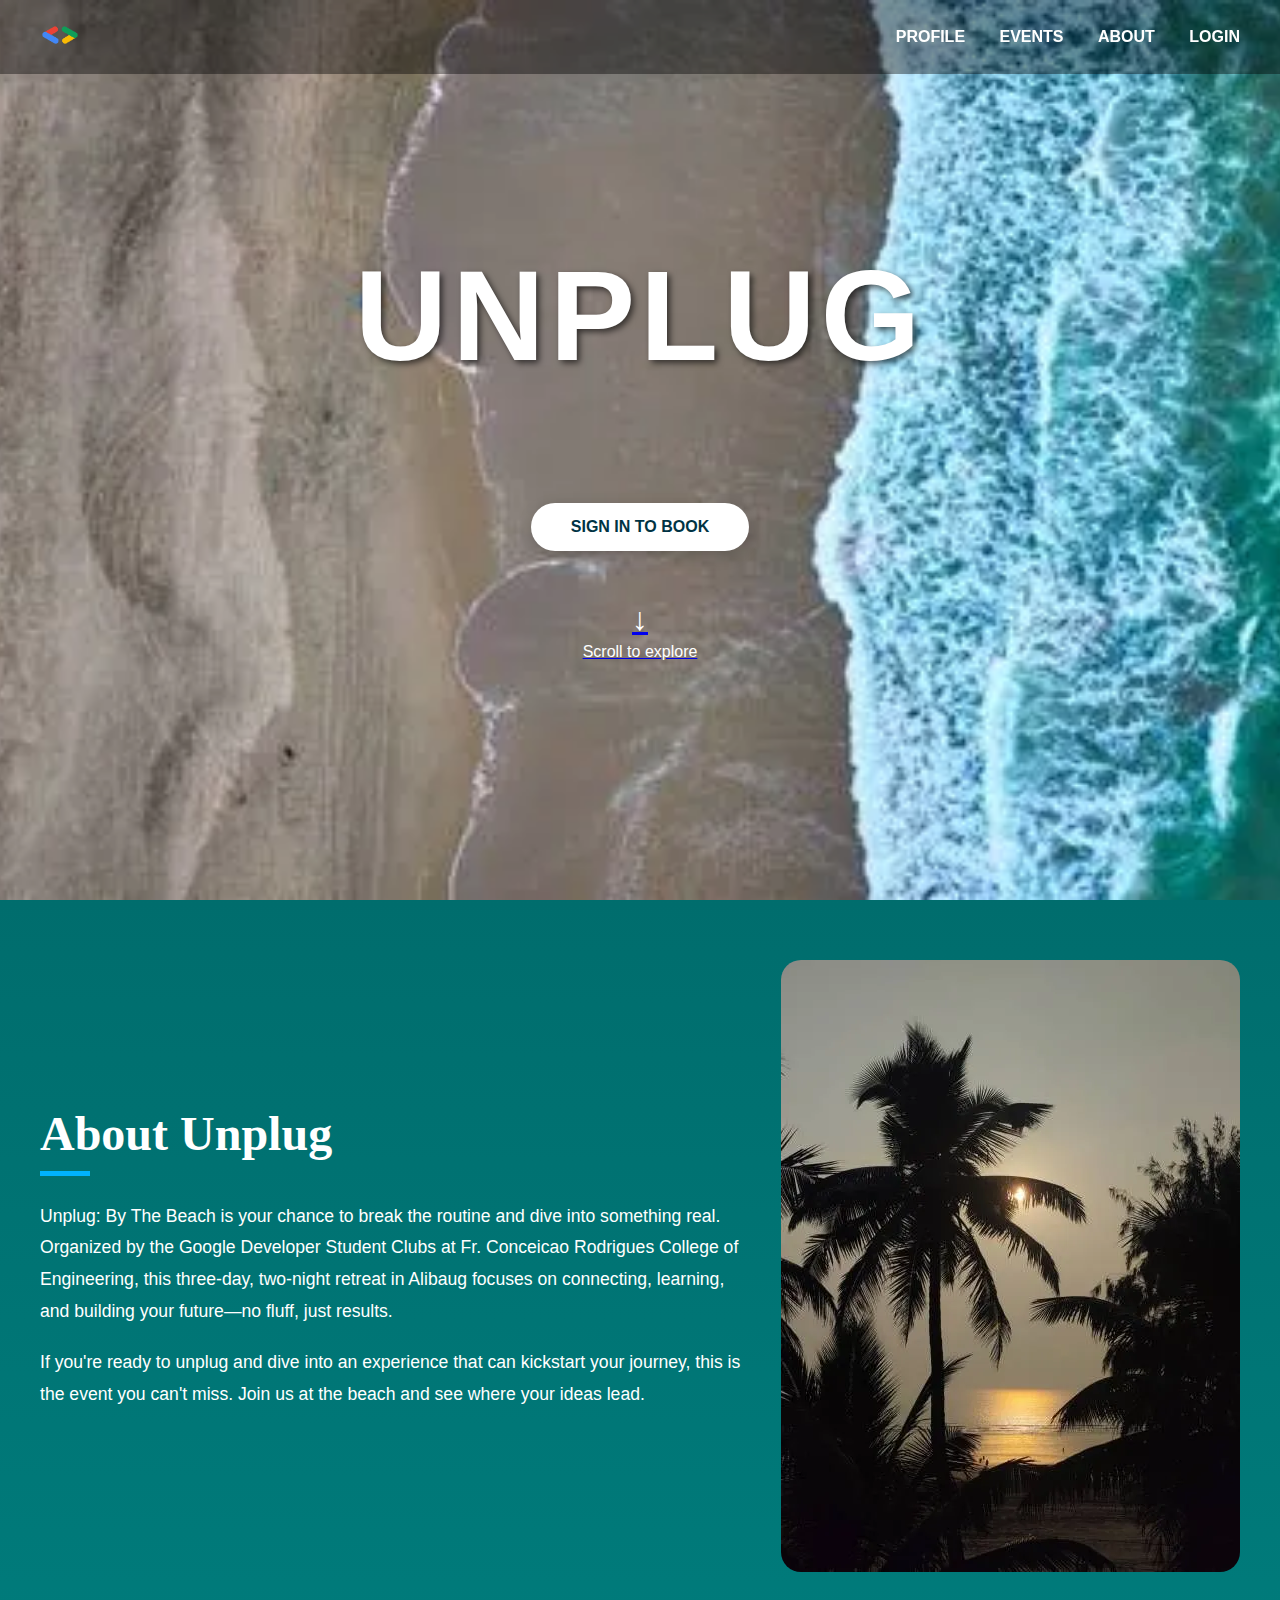
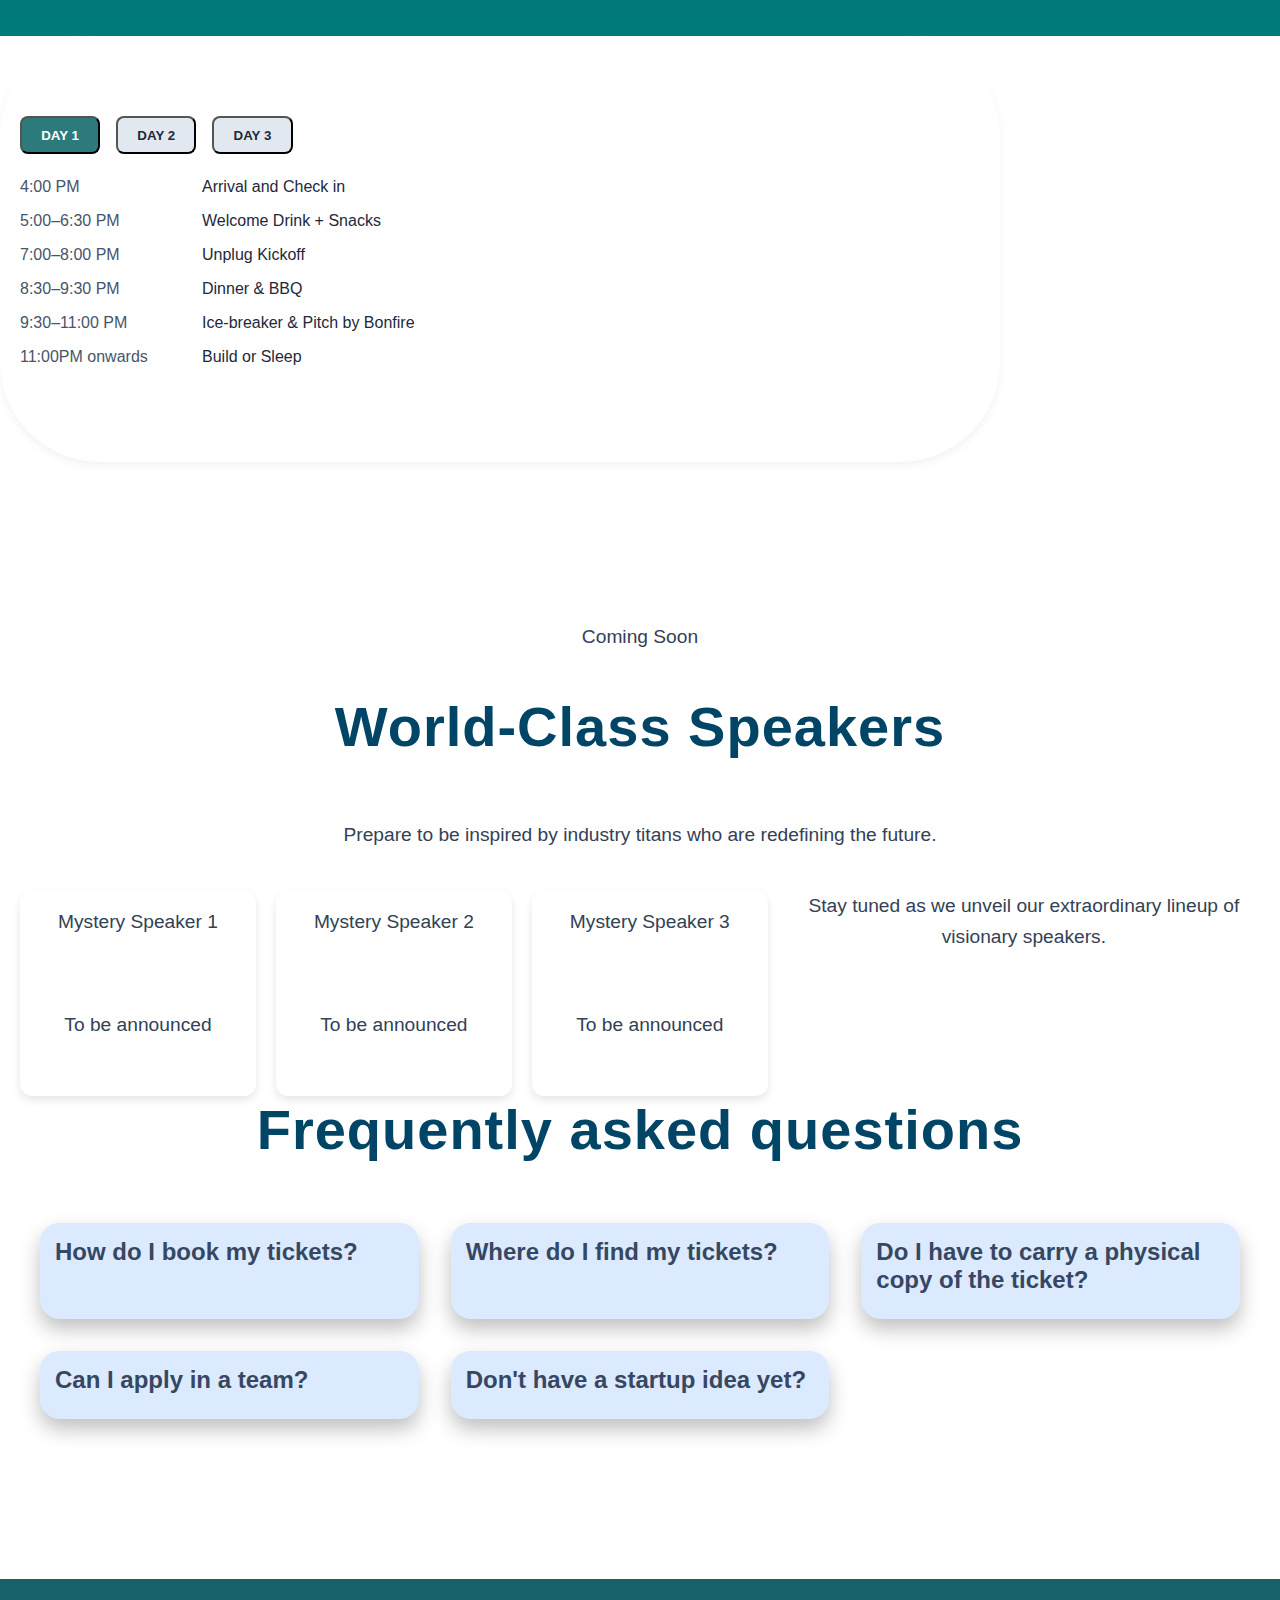
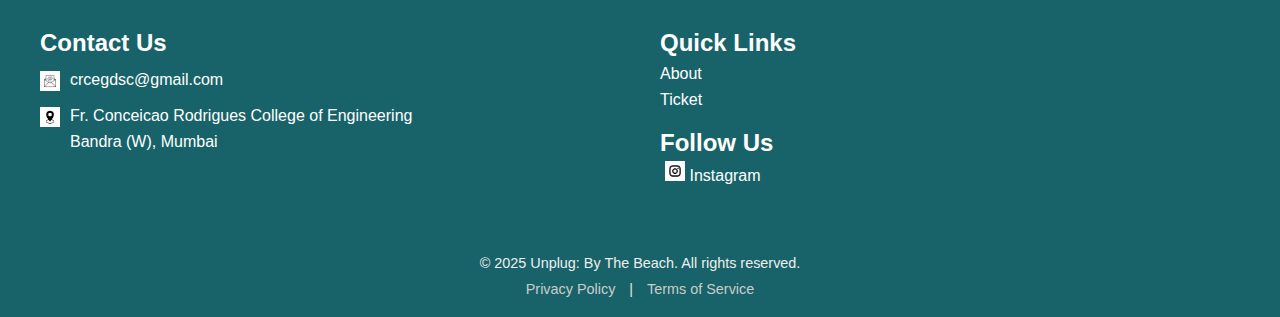
<file: index.html>
<!DOCTYPE html>
<html lang="en">
<head>
  <meta charset="UTF-8" />
  <meta name="viewport" content="width=device-width, initial-scale=1.0" />
  <title>Unplug</title>
  <link href="https://fonts.googleapis.com/css2?family=Alfa+Slab+One&display=swap" rel="stylesheet">
<link rel="stylesheet" href="style.css" />
  <style>
    html {
      scroll-behavior: smooth;
    }
  </style>
</head>
<body>
  <!-- Navbar -->
  <header class="navbar">
    <div class="nav-left">
      <img src="logo.webp" alt="GDSC Logo" class="logo" />
    </div>
    <nav class="nav-right">
      <a href="#profile">PROFILE</a>
      <a href="#events">EVENTS</a>
      <a href="#about">ABOUT</a>
      <a href="login.html">LOGIN</a>
    </nav>
  </header>

  <!-- Hero Section -->
  <section class="hero">
    <h1 class="unplug-title">UNPLUG</h1>
    <a href="login.html" class="signin-btn">SIGN IN TO BOOK</a>
    <a href="#about">
      <div class="scroll-down">↓<br><span>Scroll to explore</span></div>
    </a>
  </section>

  <!-- About Section -->
  <section id="about" class="about-section">
    <div class="about-content">
      <div class="text-content">
        <h2>About Unplug</h2>
        <hr class="underline" />
        <p>
          Unplug: By The Beach is your chance to break the routine and dive into something real.
          Organized by the Google Developer Student Clubs at Fr. Conceicao Rodrigues College of
          Engineering, this three-day, two-night retreat in Alibaug focuses on connecting,
          learning, and building your future—no fluff, just results.
        </p>
        <p>
          If you're ready to unplug and dive into an experience that can kickstart your journey,
          this is the event you can't miss. Join us at the beach and see where your ideas lead.
        </p>
      </div>
      <div class="image-content">
        <img src="image1.webp" alt="Unplug Beach Scene">
      </div>
    </div>
  </section>

  <!-- Schedule Tabs -->
   <section id="events" class="events-section">
  <div class="tabs-container">
    <div class="tab-buttons">
      <button class="tab-btn active" data-tab="day1">DAY 1</button>
      <button class="tab-btn" data-tab="day2">DAY 2</button>
      <button class="tab-btn" data-tab="day3">DAY 3</button>
    </div>

    <div class="tab-content active" id="day1">
      <div class="schedule-item"><span>4:00 PM</span><p>Arrival and Check in</p></div>
      <div class="schedule-item"><span>5:00–6:30 PM</span><p>Welcome Drink + Snacks</p></div>
      <div class="schedule-item"><span>7:00–8:00 PM</span><p>Unplug Kickoff</p></div>
      <div class="schedule-item"><span>8:30–9:30 PM</span><p>Dinner & BBQ</p></div>
      <div class="schedule-item"><span>9:30–11:00 PM</span><p>Ice-breaker & Pitch by Bonfire</p></div>
      <div class="schedule-item"><span>11:00PM onwards</span><p>Build or Sleep</p></div>
    </div>

    <div class="tab-content" id="day2">
      <div class="schedule-item"><span>9:00–10:00 AM</span><p>Breakfast</p></div>
      <div class="schedule-item"><span>10:00–12:30 PM</span><p>Build/(mini event)</p></div>
      <div class="schedule-item"><span>1:00–2:00 PM</span><p>Lunch</p></div>
      <div class="schedule-item"><span>2:00–4:30 PM</span><p>Build/(mini event)</p></div>
      <div class="schedule-item"><span>5:00–6:30 PM</span><p>Games + Snacks</p></div>
      <div class="schedule-item"><span>7:00–9:00 PM</span><p>Speaker session & Build</p></div>
      <div class="schedule-item"><span>9:00–11:00 PM</span><p>DJ Night + Dinner</p></div>
    </div>

    <div class="tab-content" id="day3">
      <div class="schedule-item"><span>9:00–10:00 AM</span><p>Breakfast</p></div>
      <div class="schedule-item"><span>10:00–12:30 PM</span><p>Investor Rounds</p></div>
      <div class="schedule-item"><span>1:00–2:00 PM</span><p>Lunch + Results</p></div>
      <div class="schedule-item"><span>3:00 PM</span><p>Checkout & Departure</p></div>
    </div>
  </div>
  </section>
<section id="speakers">
    <p>Coming Soon</p>
    <h1>World-Class Speakers</h1>
    <p>Prepare to be inspired by industry titans who are redefining the future.</p>
     
     <section class="speakers-section">
    <div class="speaker-card">
      <!-- <img src="https://via.placeholder.com/300x200?text=Speaker+1" alt="Speaker 1" /> -->
       <p>Mystery Speaker 1</p>
      <p>To be announced</p>
    </div>
    <div class="speaker-card">
      <!-- <img src="https://via.placeholder.com/300x200?text=Speaker+2" alt="Speaker 2" /> -->
       <p>Mystery Speaker 2</p>
      <p>To be announced</p>
    </div>
    <div class="speaker-card">
      <!-- <img src="https://via.placeholder.com/300x200?text=Speaker+3" alt="Speaker 3" /> -->
       <p>Mystery Speaker 3</p>
      <p>To be announced</p>
    </div>
    <p class="speaker-note"> Stay tuned as we unveil our extraordinary lineup of visionary speakers.</p>
  </section>

  <!--Frequentlt asked questions-->
  <h1>Frequently asked questions</h1>
<section id="questions">
  <div class="gallery-container">
      <!-- Hobby Cards -->
      <div class="question ">
        <!-- <img src="baking.jpeg" alt="Baking"> -->
        <div class="overlay">
          <p>Simply click on the "Book tickets" button, and you will be redirected to the our secure payment page where you can complete the purchase and get the ticket.</p>
        </div>
        <h3>How do I book my tickets?</h3>
      </div>

      <div class="question">
        <!-- <img src="dancing.jpg" alt="Dancing"> -->
        <div class="overlay">
          <p>Your tickets will be emailed to you immediately after purchase. You can also find them in your registered email inbox.</p>
        </div>
        <h3>Where do I find my tickets?</h3>
      </div>

      <div class="question">
        <!-- <img src="reading.jpeg" alt="Reading"> -->
        <div class="overlay">
          <p>No, a digital copy on your phone will work just fine.</p>
        </div>
        <h3>Do I have to carry a physical copy of the ticket?</h3>
      </div>

      <div class="question">
        <!-- <img src="music.png" alt="Music"> -->
        <div class="overlay">
          <p>Yes! Apply solo or with up to 4 members—just use the same “Idea Title” in your application to link your team.</p>
        </div>
        <h3>Can I apply in a team?</h3>
      </div>

      <div class="question">
        <!-- <img src="travelling.jpeg" alt="Traveling"> -->
        <div class="overlay">
          <p>No worries! You have over a month to prepare, and we can offer idea suggestions if needed</p>
        </div>
        <h3>Don't have a startup idea yet?</h3>
      </div>
    
  </section>


  
</section>
<!-- Contact Us Section -->
<section class="contact-section">
  <div class="contact-container">
    <div class="contact-left">
      <h2>Contact Us</h2>
      <p><img src="email.webp" alt="Email Icon" class="icon" /> crcegdsc@gmail.com</p>
      <p><img src="address.jpg" alt="Address Icon" class="icon" /> Fr. Conceicao Rodrigues College of Engineering<br>Bandra (W), Mumbai</p>
    </div>
    <div class="contact-right">
      <h2>Quick Links</h2>
      <ul>
        <li><a href="#about">About</a></li>
        <li><a href="login.html">Ticket</a></li>
      </ul>
      <h2>Follow Us</h2>
      <div class="social-icons">
      
        <a href="https://www.instagram.com/gdsc_crce/" target="_blank"aria-label="Instagram"><img src="instagram.png" alt="Instagram Icon" class="icon" /> Instagram</a>
      </div>
    </div>
  </div>
</section>




  <!-- Tabs JavaScript -->
  <script>
    const tabButtons = document.querySelectorAll(".tab-btn");
    const tabContents = document.querySelectorAll(".tab-content");

    tabButtons.forEach(button => {
      button.addEventListener("click", () => {
        tabButtons.forEach(btn => btn.classList.remove("active"));
        tabContents.forEach(content => content.classList.remove("active"));

        button.classList.add("active");
        document.getElementById(button.dataset.tab).classList.add("active");
      });
    });
  </script>
</body>
<!-- Footer -->
<footer class="footer">
  <div class="footer-content">
    <p>© 2025 Unplug: By The Beach. All rights reserved.</p>
    <div class="footer-links">
      <a href="#">Privacy Policy</a>
      <span>|</span>
      <a href="#">Terms of Service</a>
    </div>
  </div>
</footer>

</html>
</file>
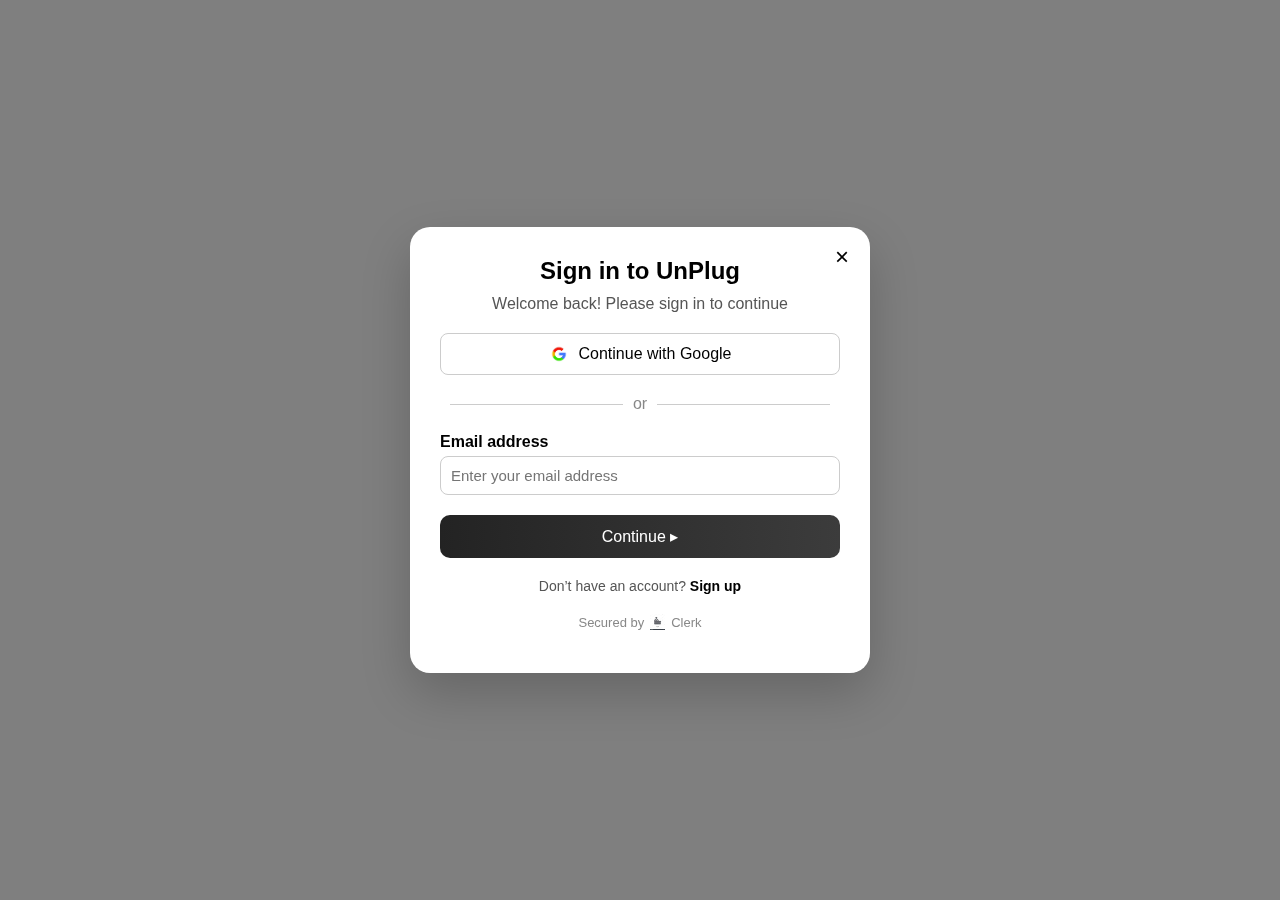
<file: login.html>
<!DOCTYPE html>
<html lang="en">
<head>
  <meta charset="UTF-8" />
  <meta name="viewport" content="width=device-width, initial-scale=1.0" />
  <title>Unplug</title>
  <link rel="stylesheet" href="login.css" />
</head>
<body>
    <div class="login-modal">
  <div class="login-box">
    <button class="close-btn">&times;</button>
    <h2>Sign in to <strong>UnPlug</strong></h2>
    <p class="subtext">Welcome back! Please sign in to continue</p>

    <button class="google-login">
      <img src="google.webp" alt="Google icon" />
      Continue with Google
    </button>

    <div class="divider"><span>or</span></div>

    <label for="email">Email address</label>
    <input type="email" id="email" placeholder="Enter your email address" />

    <button class="continue-btn">Continue ▸</button>

    <p class="signup-text">Don’t have an account? <a href="#">Sign up</a></p>
    <p class="footer-text">Secured by <img src="clerk.jpeg" alt="Clerk logo" class="clerk-logo" />Clerk</p>
  </div>
</div>

    
</body>
</html>
</file>
<file: login.css>
body {
  font-family: 'Segoe UI', sans-serif;
  background: rgba(0, 0, 0, 0.5);
  margin: 0;
}

.login-modal {
  position: fixed;
  top: 0;
  left: 0;
  width: 100%;
  height: 100%;
  backdrop-filter: blur(5px);
  display: flex;
  justify-content: center;
  align-items: center;
  z-index: 1000;
}

.login-box {
  background: white;
  border-radius: 20px;
  padding: 30px;
  max-width: 400px;
  width: 90%;
  text-align: center;
  position: relative;
  box-shadow: 0 20px 50px rgba(0, 0, 0, 0.2);
}

.close-btn {
  position: absolute;
  top: 15px;
  right: 15px;
  background: transparent;
  border: none;
  font-size: 24px;
  cursor: pointer;
}

h2 {
  margin: 0;
  font-size: 24px;
}

.subtext {
  color: #555;
  margin: 10px 0 20px;
}

.google-login {
  width: 100%;
  padding: 10px;
  font-size: 16px;
  display: flex;
  align-items: center;
  justify-content: center;
  gap: 10px;
  background: #fff;
  border: 1px solid #ccc;
  border-radius: 8px;
  cursor: pointer;
}

.google-login img {
  width: 20px;
  height: 20px;
}

.divider {
  display: flex;
  align-items: center;
  text-align: center;
  color: #888;
  margin: 20px 0;
}

.divider::before,
.divider::after {
  content: "";
  flex: 1;
  height: 1px;
  background: #ccc;
  margin: 0 10px;
}

label {
  display: block;
  text-align: left;
  margin-bottom: 5px;
  font-weight: bold;
}

input[type="email"] {
  width: 100%;
  padding: 10px;
  font-size: 15px;
  margin-bottom: 20px;
  border-radius: 8px;
  border: 1px solid #ccc;
  box-sizing: border-box;
}

.continue-btn {
  width: 100%;
  padding: 12px;
  background: linear-gradient(to right, #232323, #3c3c3c);
  color: white;
  border: none;
  border-radius: 10px;
  font-size: 16px;
  cursor: pointer;
}

.signup-text {
  margin-top: 20px;
  font-size: 14px;
  color: #555;
}

.signup-text a {
  color: #000;
  font-weight: bold;
  text-decoration: none;
}

.footer-text {
  margin-top: 20px;
  font-size: 13px;
  color: #888;
  display: flex;
  align-items: center;
  justify-content: center;
  gap: 6px;
}

.clerk-logo {
  height: 16px;
}
</file>
<file: style.css>
/* Reset & base styles */
* {
  margin: 0;
  padding: 0;
  box-sizing: border-box;
}
body, html {
  height: 100%;
  font-family: 'Segoe UI', Tahoma, Geneva, Verdana, sans-serif;
}

/* Navbar */
.navbar {
  display: flex;
  justify-content: space-between;
  align-items: center;
  padding: 15px 40px;
  background: rgba(0, 0, 0, 0.4);
  position: fixed;
  width: 100%;
  z-index: 999;
  color: white;
}
.logo {
  height: 40px;
}
.nav-right a {
  margin-left: 30px;
  color: white;
  text-decoration: none;
  font-weight: bold;
  transition: 0.3s ease;
}
.nav-right a:hover {
  color: #00e0ff;
}

/* Hero Section */
.hero {
  background-image: url('bg,webp.webp'); 
  background-size: cover;
  background-position: center;
  height: 100vh;
  display: flex;
  flex-direction: column;
  justify-content: center;
  align-items: center;
  text-align: center;
  padding: 60px 20px;
  color: white;
}
.unplug-title {
  font-size: 8rem;
  font-weight: bold;
  font-family: 'Impact', 'Arial Black', sans-serif;
  color: white;
  letter-spacing: 5px;
  text-shadow: 3px 3px 6px rgba(0, 0, 0, 0.6);
}
.signin-btn {
  margin-top: 30px;
  background: white;
  color: #003344;
  padding: 15px 40px;
  border-radius: 50px;
  font-weight: bold;
  font-size: 1rem;
  text-decoration: none;
  box-shadow: 0px 5px 15px rgba(0,0,0,0.2);
  transition: all 0.3s ease;
}
.signin-btn:hover {
  background: #003344;
  color: white;
}

/* Scroll down arrow */
.scroll-down {
  margin-top: 50px;
  font-size: 2rem;
  color: white;
  animation: bounce 2s infinite;
  cursor: pointer;
}
.scroll-down span {
  font-size: 1rem;
  display: block;
  margin-top: 5px;
}

@keyframes bounce {
  0%, 100% {
    transform: translateY(0);
  }
  50% {
    transform: translateY(10px);
  }
}
.about-section {
  background: linear-gradient(to bottom, #006d6d, #007b7b);
  padding: 60px 40px;
  color: white;
  font-family: 'Poppins', sans-serif;
}

.about-content {
  display: flex;
  flex-wrap: wrap;
  gap: 40px;
  align-items: center;
  justify-content: center;
  max-width: 1200px;
  margin: 0 auto;
}

.text-content {
  flex: 1 1 500px;
}

.text-content h2 {
  font-size: 3rem;
  font-weight: bold;
  font-family: 'Unbounded', serif;
  margin-bottom: 10px;
}

.underline {
  width: 50px;
  height: 5px;
  background-color: #00b3ff;
  border: none;
  margin-bottom: 25px;
}

.text-content p {
  font-size: 1.1rem;
  line-height: 1.8;
  margin-bottom: 20px;
}

.image-content img {
  width: 100%;
  border-radius: 20px;
  object-fit: cover;
  transition: transform 0.4s ease, box-shadow 0.4s ease;
}

.image-content img:hover {
  transform: scale(1.05);
  box-shadow: 0 10px 20px rgba(0, 0, 0, 0.3);
}
/* SCHEDULE SECTION */
.tabs-container {
  background-color: #ffffff;
  padding: 80px 20px;
  border-radius: 100px;
  width: 100%;
  max-width: 1000px;
  box-shadow: 0 4px 8px rgba(0, 0, 0, 0.05);
}

.tab-buttons {
  display: flex;
  gap: 1rem;
  margin-bottom: 1.5rem;
}

.tab-btn {
  padding: 0.6rem 1.2rem;
  border-radius: 8px;
  background-color: #e2e8f0;
  color: #1e293b;
  font-weight: 600;
  cursor: pointer;
  transition: 0.3s;
}

.tab-btn.active {
  background-color: #2c7a7b;
  color: white;
}

.tab-content {
  display: none;
}

.tab-content.active {
  display: block;
}

.schedule-item {
  display: flex;
  align-items: flex-start;
  gap: 2rem;
  margin-bottom: 1rem;
}

.schedule-item span {
  font-weight: 500;
  font-feature-settings: "tnum";
  color: #475569;
  width: 150px;
}

.schedule-item p {
  margin: 0;
  color: #1e293b;
  font-size: 1rem;
}

/* SPEAKERS SECTION */

#speakers {
  background-color: #ffffff;
  padding: 80px 20px;
  text-align: center;
  margin-top: 80px;
  margin-bottom: 80px;
}

#speakers h1 {
  font-size: 3.5rem;
  font-weight: 800;
  color: #004466;
  margin-bottom: 20px;
  font-family: 'Poppins', sans-serif;
}

#speakers p {
  font-size: 1.2rem;
  max-width: 800px;
  margin: 0 auto 40px auto;
  color: #334155;
  line-height: 1.6;
  font-family: 'Poppins', sans-serif;
}


.speakers-section {
  display: flex;
  gap: 20px;
  justify-content: center;
  align-items: flex-start;
  flex-wrap: nowrap; 
}

.speaker-card {
  width: 300px;
  background-color: #ffffff;
  border-radius: 12px;
  box-shadow: 0 4px 8px rgba(0,0,0,0.1);
  overflow: hidden;
  text-align: center;
  transition: transform 0.3s ease, box-shadow 0.3s ease;
  cursor: pointer;
}

.speaker-card img {
  width: 100%;
  height: auto;
  display: block;
}

.speaker-card p {
  padding: 16px;
  font-size: 18px;
  color: #333;
  margin: 0;
}

.speaker-card:hover {
  transform: translateY(-5px);
  box-shadow: 0 8px 16px rgba(0,0,0,0.2);
}
.speaker-note {
  text-align: center;
  font-size: 18px;
  color: #444;
  margin-top: 30px;
  max-width: 600px;
  margin-left: auto;
  margin-right: auto;
}
/* Questions */

#question {
  background-color: #dbeafe;
  padding: 80px 20px;
  text-align: center;
   margin-bottom: 80px;
   margin-top: 80px;
}
 h1 {
  text-align: center;
  font-family: 'Alfa Slab One', serif;
  font-size: 4rem;
  color: #ffffff;
  padding-bottom: 40px;
  margin-bottom: 40px; 
  letter-spacing: 1px;
  line-height: 1.2;
}

/* .gallery {
  border: #1e293b;
  border-radius: 50px;
  padding: 80px 20px;
  background-color: #dbeafe;
  color: white;
  font-family: 'Poppins', sans-serif;
  text-align: center;
}

.gallery h2 {
  font-size: 3rem;
  font-weight: bold;
  margin-bottom: 20px;
} */

.gallery-container {
  .gallery-container {
  margin-top: 40px; 
   grid-template-columns: repeat(auto-fill, minmax(350px, 1fr));
}

  display: grid;
  grid-template-columns: repeat(auto-fill, minmax(280px, 1fr));
  gap: 2rem;
  max-width: 1200px;
  margin: auto;
  justify-items: center;
}

.question {
  padding-bottom: 10px;
  position: relative;
  width: 100%;
  border-radius: 20px;
  overflow: hidden;
  box-shadow: 0 10px 20px rgba(0,0,0,0.25);
  transition: transform 0.3s ease;
  background-color: #dbeafe;
}

.question img {
  width: 100%;
  height: 220px;
  object-fit: cover;
  border-radius: 20px 20px 0 0;
}

.question h3 {
  padding: 15px;
  margin: 0;
  font-size: 1.5rem;
  color: #374762;
  font-weight: 600;
  background-color: #dbeafe; 
  text-align: left;
}

.question .overlay {
  position: absolute;
  top: 0;
  left: 0;
  height: 100%;
  width: 100%;
  background-color: rgba(232, 232, 232, 0.85);
  color: #5d8e9b;
  opacity: 0;
  padding: 3rem;
  display: flex;
  justify-content: center;
  align-items: center;
  text-align: justify;
  transition: opacity 0.4s ease;
  border-radius: 20px;
}

.question:hover .overlay {
  opacity: 1;
}

.question:hover {
  transform: scale(1.03);
}

.question .overlay p {
  font-size: 1.1rem;
  line-height: 1.6;
  font-weight: 500;
  margin: 20;
}
/* Contact section*/

.contact-section {
  background-color: #186369;
  padding: 50px 20px;
  color: #ffffff;
  margin-top: 80px;
}

.contact-container {
  max-width: 1200px;
  margin: auto;
  display: flex;
  flex-wrap: wrap;
  justify-content: space-between;
  gap: 40px;
}

.contact-left,
.contact-right {
  flex: 1;
  min-width: 250px;
}

.contact-section p {
  display: flex;
  align-items: flex-start;
  gap: 10px;
  margin: 10px 0;
  line-height: 1.6;
}

.contact-section .icon {
  width: 20px;
  height: 20px;
  object-fit: contain;
  margin-top: 4px;
}


.contact-right ul {
  list-style: none;
  padding: 0;
  margin-bottom: 20px;
}

.contact-right ul li {
  margin: 8px 0;
}

.contact-right ul li a {
  text-decoration: none;
  color: #ffffff;
  transition: color 0.3s ease;
}

.contact-right ul li a:hover {
  color: #ffffff;
}

.social-icons a {
  text-decoration: none;
  color: #ffffff;
  margin: 0 5px;
  transition: color 0.3s ease;
}

.social-icons a:hover {
  color: #ffffff;
}
/* fOOTER SECTION*/

.footer {
  background-color: #186369;
  color: #eee;
  text-align: center;
  padding: 20px 10px;
  font-size: 0.9rem;
}

.footer-content {
  max-width: 800px;
  margin: 0 auto;
}

.footer-links {
  margin-top: 10px;
}

.footer-links a {
  color: #ccc;
  margin: 0 10px;
  text-decoration: none;
  transition: color 0.3s ease;
}

.footer-links a:hover {
  color: #fff;
}

.footer-links span {
  color: #e4e4e4;
}
</file>
